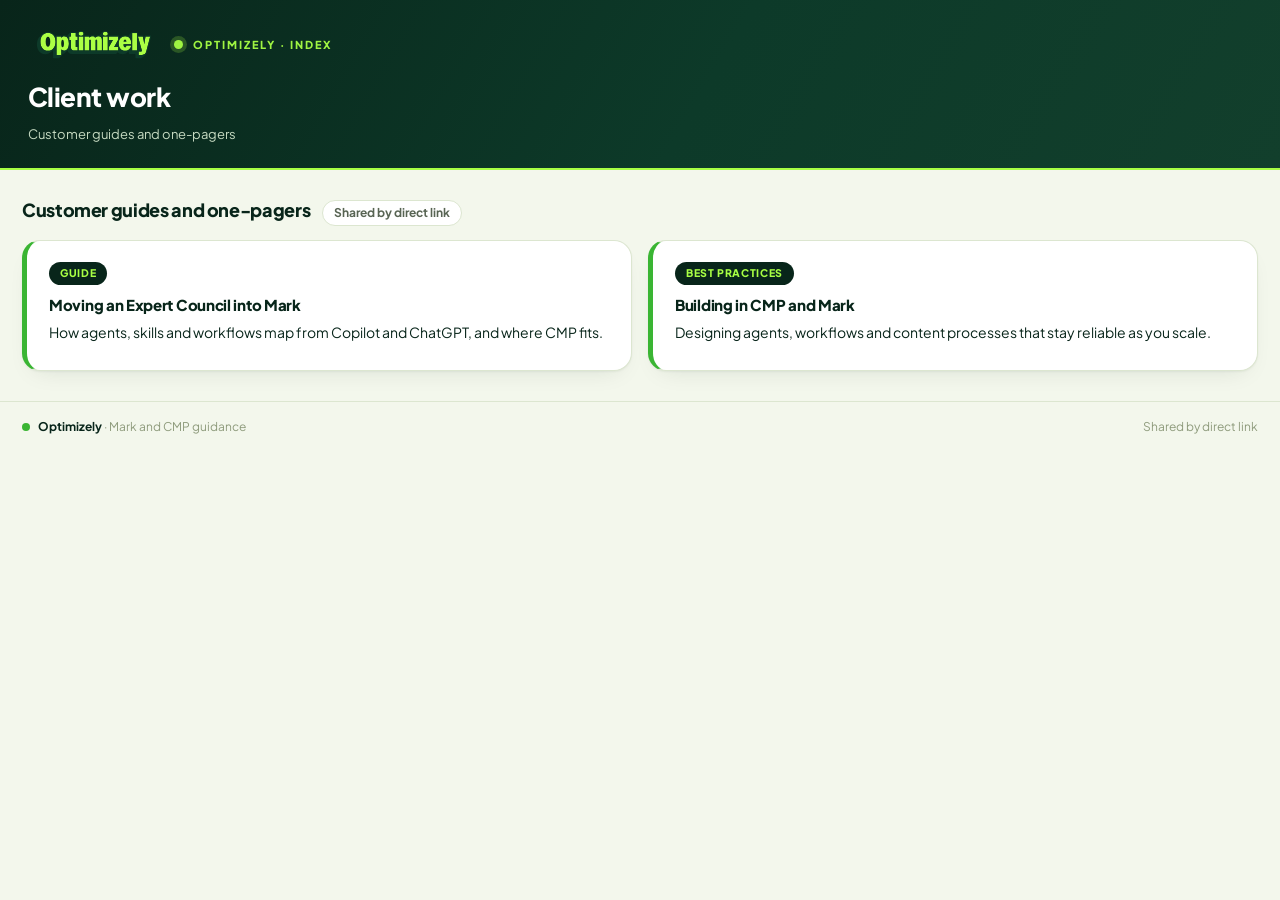
<file: index.html>
<!DOCTYPE html>
<html lang="en">
<head>
<meta charset="UTF-8">
<meta name="viewport" content="width=device-width, initial-scale=1">
<meta name="robots" content="noindex,nofollow">
<title>Client work</title>
<link rel="stylesheet" href="style.css">
</head>
<body>
<div class="topbar"><div class="in">
  <div class="brandrow"><svg viewBox="0 0 740 254" class="logo">
            <defs>
              <style>
                .cls-1 { fill: #abff44; }
                .cls-2 { fill: #0d3a29; }
              </style>
            </defs>
            <path class="cls-1" d="M267.653,62.0583h-27.0992v18.9211h-9.5222v19.6536h9.5222v38.9407c0,14.2815,6.1031,20.1418,20.1417,20.1418h17.5784v-19.6536h-7.5691c-2.0752,0-3.0518-.7324-3.0518-2.8075v-36.6215h10.6208v-19.6536h-10.6208v-18.9211Z"></path>
            <path class="cls-1" d="M396.0726,79.6367c-7.2029,0-14.0386,2.8076-19.7755,8.6665-2.6866-6.2251-7.9354-8.6665-15.6254-8.6665-6.5928,0-12.8179,2.8076-18.3108,8.6665v-7.3237h-25.7566v78.7361h27.0992v-57.8619c.8545-1.2206,2.4413-1.953,4.3943-1.953,2.6854,0,3.9061,1.0985,3.9061,3.906v55.9089h27.1006v-57.8619c.8544-1.2206,2.4412-1.953,4.3943-1.953,2.6853,0,3.906,1.0985,3.906,3.906v55.9089h27.0994v-59.8149c0-13.5503-6.4694-20.2639-18.4316-20.2639Z"></path>
            <path class="cls-1" d="M300.4906,54.7346h-6.2264c-6.2252,0-10.8636,4.8826-10.8636,10.9856,0,5.9812,4.6384,10.9871,10.8636,10.9871h6.2264c6.2253,0,10.8638-5.0059,10.8638-10.9871,0-6.103-4.6384-10.9856-10.8638-10.9856Z"></path>
            <rect class="cls-1" x="283.8888" y="80.9795" width="27.0994" height="78.736"></rect>
            <path class="cls-1" d="M202.7116,79.5146c-6.8357,0-12.3297,3.1737-16.2358,8.7886-.1221-2.6853-.3661-5.1266-.6102-7.3237h-26.4891c.2441,6.1031.3662,12.0842.3662,18.1887v85.3274h27.0994v-29.9067c4.0281,4.1501,9.156,6.3472,15.2593,6.3472,17.3342,0,27.0994-14.7708,27.0994-40.2834,0-25.8787-9.521-41.1379-26.489-41.1379ZM193.7997,141.5267c-4.8826-.1219-7.5681-7.8134-7.5681-20.63,0-12.9399,2.6855-21.4844,7.5681-21.4844,5.0057-.1221,7.8132,8.4224,7.8132,21.4844,0,12.6947-2.8075,20.5081-7.8132,20.63Z"></path>
            <path class="cls-1" d="M112.0121,60.2274c-25.8788,0-42.6028,19.4093-42.6028,50.0486,0,31.1288,16.724,50.7821,42.6028,50.7821,25.7578,0,42.4805-19.6533,42.4805-50.7821,0-30.6393-16.7227-50.0486-42.4805-50.0486ZM111.89,138.2311c-7.6901,0-12.8167-10.7428-12.8167-27.9551,0-16.724,5.1266-27.2214,12.8167-27.2214,7.5691,0,12.8179,10.4974,12.8179,27.2214,0,17.2123-5.2488,27.9551-12.8179,27.9551Z"></path>
            <rect class="cls-1" x="420.1205" y="80.9795" width="27.0994" height="78.736"></rect>
            <path class="cls-1" d="M654.7404,103.5625l-2.8074,21.6064-3.2959-21.2402-4.8826-22.9492h-27.5876l22.2168,78.4919-.7322,3.1736c-.2441,1.3428-1.2207,2.0751-2.4414,2.0751h-14.8928v19.7755h19.2871c13.427,0,20.1418-5.859,23.4375-18.5549l22.0947-84.9612h-26.3669l-4.0293,22.583Z"></path>
            <rect class="cls-1" x="583.9397" y="62.0583" width="27.0994" height="97.6571"></rect>
            <path class="cls-1" d="M544.6327,79.5146c-21.8506,0-36.3774,16.1138-36.3774,40.7717,0,25.1465,14.0386,40.7717,36.2554,40.7717,18.5549,0,31.739-12.3296,33.9363-29.908h-26.8564c-.9766,6.8368-4.1503,10.8649-7.8123,10.8649-5.0045,0-7.812-6.1031-8.3003-16.8461h43.213c3.0516-26.6111-11.109-45.6543-34.0582-45.6543ZM535.4779,110.5201c1.3428-7.568,4.5164-12.0844,8.5444-12.0844s6.9578,4.3943,8.1783,12.0844h-16.7228Z"></path>
            <polygon class="cls-1" points="505.692 99.9006 505.692 80.9795 452.8347 80.9795 452.8347 100.6331 475.9072 100.6331 452.8347 141.6488 452.8347 159.7156 506.1802 159.7156 506.1802 140.062 483.109 140.062 505.692 99.9006"></polygon>
            <path class="cls-1" d="M436.7223,54.7346h-6.2264c-6.2252,0-10.8636,4.8826-10.8636,10.9856,0,5.9812,4.6384,10.9871,10.8636,10.9871h6.2264c6.2253,0,10.8636-5.0059,10.8636-10.9871,0-6.103-4.6383-10.9856-10.8636-10.9856Z"></path>
            <path class="cls-2" d="M685.1366,76.3411h-26.3669c-1.7087,0-2.5632.4883-3.4177,1.3428l-6.1045,6.3472-.8545-4.0281c-.6104-2.4412-2.197-3.6619-4.6384-3.6619h-28.0759v-14.2827c0-2.6853-2.3203-4.7605-4.6395-4.7605h-27.0994c-1.4647,0-2.4413.6104-3.2958,1.4648l-14.7709,14.7698c-.7323.7335-1.3427,1.9541-1.3427,3.2969v3.2957c-5.2488-3.2957-12.2076-5.3708-19.8977-5.3708-11.8413,0-23.9257,3.9061-33.4478,16.7229l-.7324.9764v-11.474c0-2.3192-2.0752-4.6384-4.7605-4.6384h-57.4957c2.6854-3.1748,3.9061-6.4706,3.9061-10.6208,0-8.9106-6.9578-15.6252-15.9905-15.6252h-5.1279c-4.7604,0-8.6665,1.8308-11.9622,5.1279l-15.8695,15.8682c-1.2206,1.2207-2.1971,2.5634-2.9296,4.0293-1.2207-.1221-2.6853-.2441-4.1501-.2441-6.4706,0-13.062,2.0752-18.677,6.5916-3.9072-4.7605-9.0339-6.5916-15.8694-6.5916-5.4929,0-10.865,1.5869-15.5034,5.3708-.2441-2.8074-1.4647-3.906-4.0281-3.906h-30.0302c2.6854-3.1748,3.9073-6.4706,3.9073-10.6208,0-8.9106-6.959-15.6252-15.9917-15.6252h-5.1278c-4.7605,0-8.6666,1.8308-11.9623,5.1279l-10.3766,10.2533v-3.4178c0-2.4412-2.0751-4.6384-4.7606-4.6384h-27.0992c-1.4647,0-2.5634.6104-3.2958,1.4648l-14.7709,14.6477c-.4883.4894-1.3427,1.9541-1.3427,3.2969v5.0046c-5.1267-4.7605-11.1091-7.0798-18.0667-7.0798-4.5165,0-10.0105,1.4648-13.9165,5.3708-.4883-3.1736-1.5869-3.7839-3.662-3.7839h-26.1229c-1.3427,0-2.4412.4883-3.2957,1.3428l-3.0527,3.0515c-7.8121-16.1136-22.583-25.2684-41.0159-25.2684-12.8168,0-24.1699,4.2723-36.01,15.9904l-9.7664,9.7664c-10.8638,10.8636-16.2357,26.1228-16.2357,43.8232,0,33.448,18.5549,55.5427,47.2423,55.5427,12.8167,0,24.1699-4.7605,32.9585-13.5503l10.1324-10.2534v42.3586c0,2.6853,2.0751,4.7605,4.7605,4.7605h26.9773c1.5868,0,2.6854-.6104,3.4191-1.3428l14.6476-14.7709c.9764-.9766,1.4647-2.0751,1.4647-3.2958v-4.3943c6.5928-.8545,11.9635-3.5398,16.3578-8.1794l13.3063-13.3049c1.5867,13.7932,10.4973,20.5078,26.7332,20.5078h243.4097c1.7089,0,2.6853-.6102,3.4177-1.3427l7.4473-7.5692c7.3237,6.959,16.8459,10.3767,27.5874,10.3767,10.865,0,20.7522-4.1501,27.589-10.9869l7.0797-7.2018v12.0854c0,2.5635,2.0751,4.6384,4.6384,4.6384h33.0817v20.0198c0,2.6853,2.0751,4.7605,4.7605,4.7605h17.9445c8.5444,0,15.7476-2.6854,20.2639-7.2018l14.5269-14.5267c3.4177-3.5399,6.2253-8.5458,7.9341-14.8931l22.0947-85.0833c.8545-3.2958-.7324-5.8591-4.6384-5.8591ZM112.0121,161.0581c-25.8788,0-42.6028-19.6533-42.6028-50.7821,0-30.6393,16.724-50.0486,42.6028-50.0486,25.7578,0,42.4805,19.4093,42.4805,50.0486,0,31.1288-16.7227,50.7821-42.4805,50.7821ZM202.1012,160.936c-6.1033,0-11.2312-2.197-15.2593-6.3472v29.9067h-27.0994v-85.3274c0-6.1045-.1221-12.0856-.3662-18.1887h26.4891c.2441,2.1971.4882,4.6384.6102,7.3237,3.9061-5.6149,9.4001-8.7886,16.2358-8.7886,16.968,0,26.489,15.2593,26.489,41.1379,0,25.5127-9.7651,40.2834-27.0994,40.2834ZM278.2738,100.6331h-10.6208v36.6215c0,2.0751.9766,2.8075,3.0518,2.8075h7.5691v19.6536h-17.5784c-14.0386,0-20.1417-5.8604-20.1417-20.1418v-38.9407h-9.5222v-19.6536h9.5222v-18.9211h27.0992v18.9211h10.6208v19.6536ZM310.9882,159.7155h-27.0994v-78.736h27.0994v78.736ZM300.4906,76.7073h-6.2264c-6.2252,0-10.8636-5.0059-10.8636-10.9871,0-6.103,4.6384-10.9856,10.8636-10.9856h6.2264c6.2253,0,10.8638,4.8826,10.8638,10.9856,0,5.9812-4.6384,10.9871-10.8638,10.9871ZM414.5043,159.7156h-27.0994v-55.9089c0-2.8075-1.2207-3.906-3.906-3.906-1.9531,0-3.5399.7324-4.3943,1.953v57.8619h-27.1006v-55.9089c0-2.8075-1.2207-3.906-3.9061-3.906-1.953,0-3.5398.7324-4.3943,1.953v57.8619h-27.0992v-78.7361h25.7566v7.3237c5.4929-5.8589,11.718-8.6665,18.3108-8.6665,7.6899,0,12.9387,2.4414,15.6254,8.6665,5.7369-5.8589,12.5726-8.6665,19.7755-8.6665,11.9623,0,18.4316,6.7136,18.4316,20.2639v59.8149ZM447.2199,159.7155h-27.0994v-78.736h27.0994v78.736ZM436.7223,76.7073h-6.2264c-6.2252,0-10.8636-5.0059-10.8636-10.9871,0-6.103,4.6384-10.9856,10.8636-10.9856h6.2264c6.2253,0,10.8636,4.8826,10.8636,10.9856,0,5.9812-4.6383,10.9871-10.8636,10.9871ZM506.1802,159.7156h-53.3455v-18.0668l23.0725-41.0157h-23.0725v-19.6536h52.8573v18.9211l-22.583,40.1614h23.0712v19.6536ZM578.6909,125.1689h-43.213c.4883,10.7429,3.2958,16.8461,8.3003,16.8461,3.662,0,6.8357-4.0281,7.8123-10.8649h26.8564c-2.1973,17.5784-15.3813,29.908-33.9363,29.908-22.2168,0-36.2554-15.6252-36.2554-40.7717,0-24.658,14.5269-40.7717,36.3774-40.7717,22.9492,0,37.1099,19.0432,34.0582,45.6543ZM611.0391,159.7155h-27.0994V62.0583h27.0994v97.6571ZM663.0419,165.9407c-3.2957,12.6959-10.0105,18.5549-23.4375,18.5549h-19.2871v-19.7755h14.8928c1.2207,0,2.1973-.7323,2.4414-2.0751l.7322-3.1736-22.2168-78.4919h27.5876l4.8826,22.9492,3.2959,21.2402,2.8074-21.6064,4.0293-22.583h26.3669l-22.0947,84.9612Z"></path>
          </svg><div class="brand"><span class="dot"></span> Optimizely &middot; Index</div></div>
  <h1>Client work</h1>
  <div class="sub">Customer guides and one-pagers</div>
</div></div>
<div class="wrap">
<div class="sec-head"><h2>Customer guides and one-pagers</h2><span class="pill">Shared by direct link</span></div>
<div class="cols">
  <a class="page-link" href="securitas/"><div class="card"><span class="badge">Guide</span>
    <h3>Moving an Expert Council into Mark</h3><p>How agents, skills and workflows map from Copilot and ChatGPT, and where CMP fits.</p></div></a>
  <a class="page-link" href="best-practices/"><div class="card"><span class="badge">Best practices</span>
    <h3>Building in CMP and Mark</h3><p>Designing agents, workflows and content processes that stay reliable as you scale.</p></div></a>
</div>
</div>
<footer><div><span class="fdot"></span><b>Optimizely</b> &middot; Mark and CMP guidance</div><div><span>Shared by direct link</span></div></footer>
</body>
</html>
</file>
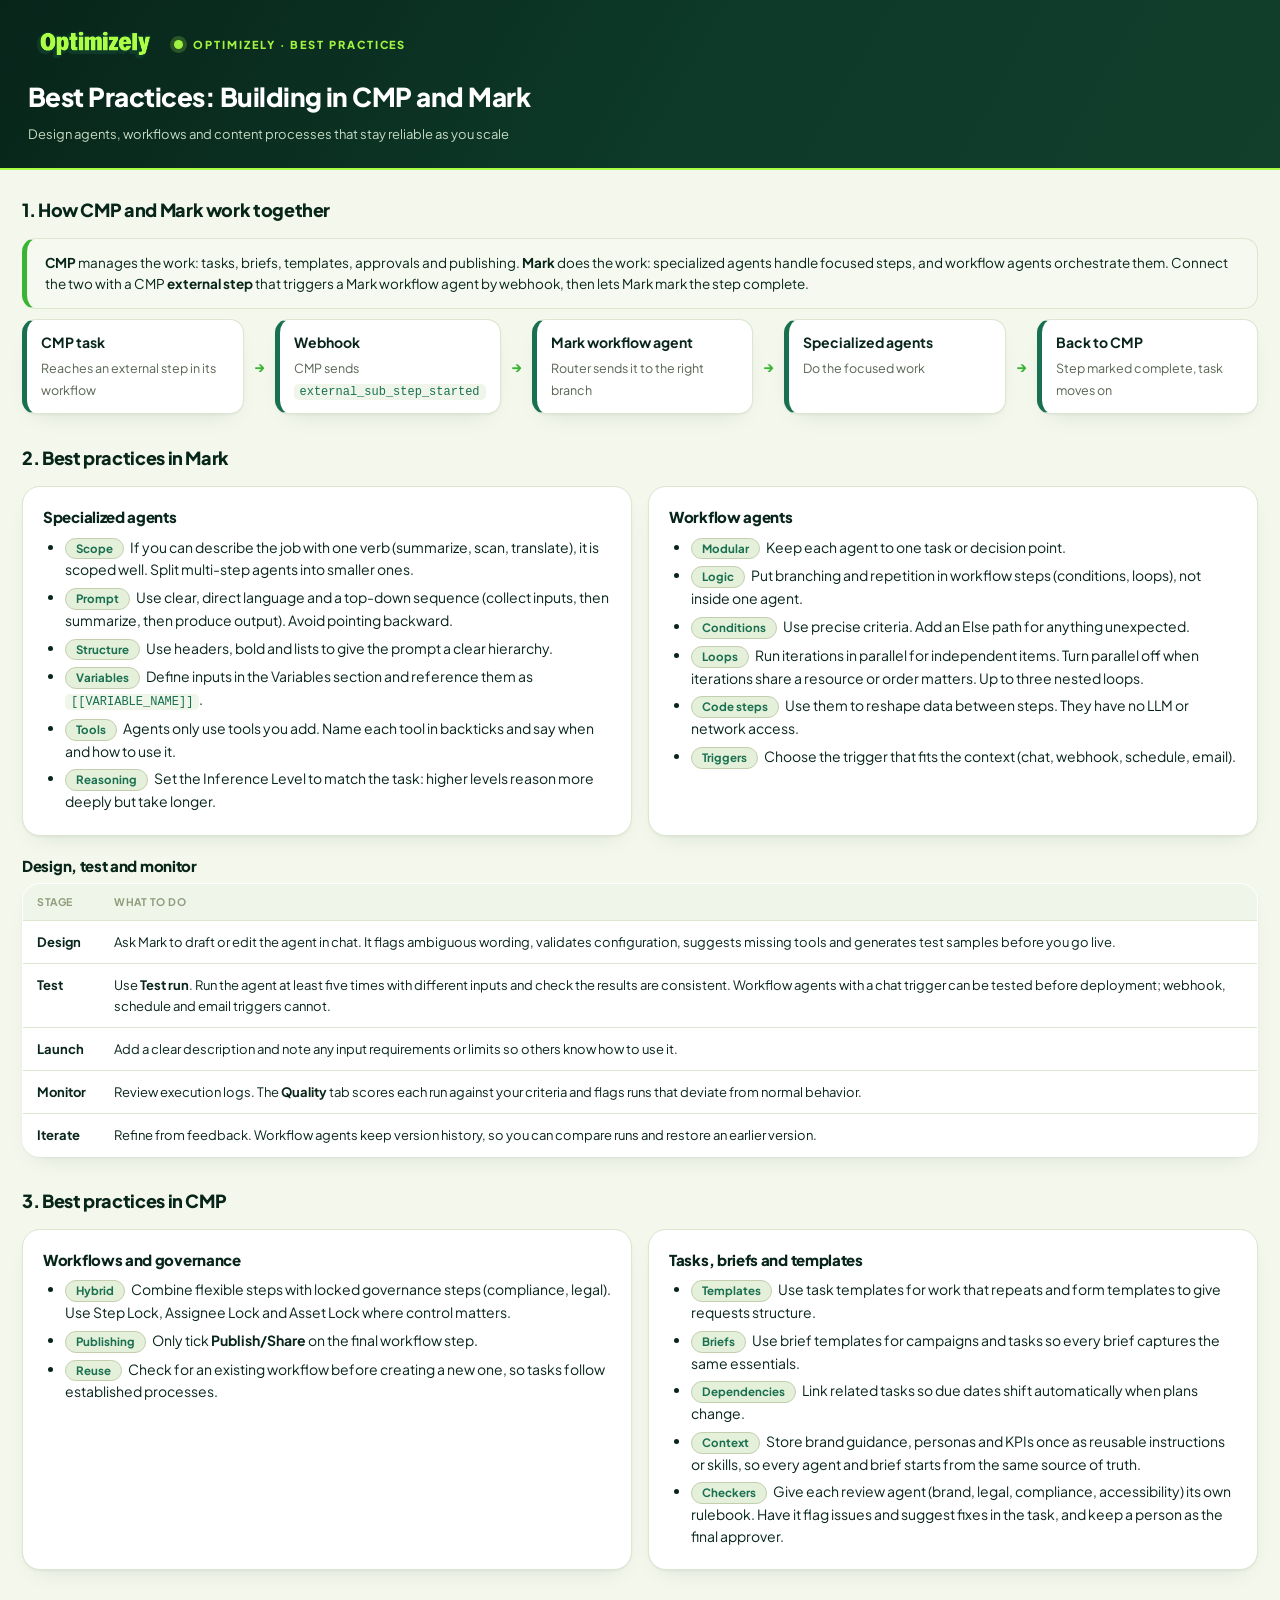
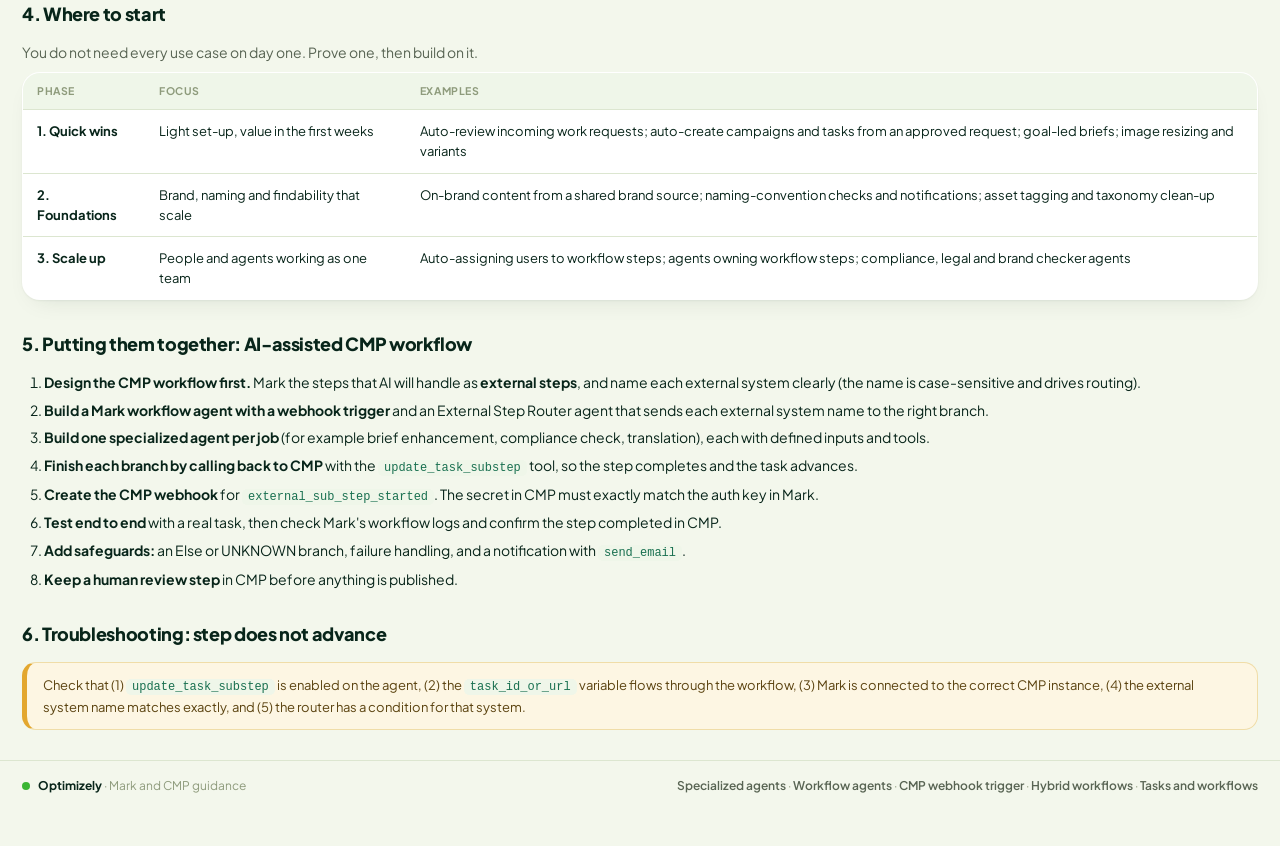
<file: best-practices/index.html>
<!DOCTYPE html>
<html lang="en">
<head>
<meta charset="UTF-8">
<meta name="viewport" content="width=device-width, initial-scale=1">
<meta name="robots" content="noindex,nofollow">
<title>Best Practices: Building in CMP and Optimizely Mark</title>
<link rel="stylesheet" href="../style.css">
</head>
<body>
<div class="topbar"><div class="in">
  <div class="brandrow"><svg viewBox="0 0 740 254" class="logo">
            <defs>
              <style>
                .cls-1 { fill: #abff44; }
                .cls-2 { fill: #0d3a29; }
              </style>
            </defs>
            <path class="cls-1" d="M267.653,62.0583h-27.0992v18.9211h-9.5222v19.6536h9.5222v38.9407c0,14.2815,6.1031,20.1418,20.1417,20.1418h17.5784v-19.6536h-7.5691c-2.0752,0-3.0518-.7324-3.0518-2.8075v-36.6215h10.6208v-19.6536h-10.6208v-18.9211Z"></path>
            <path class="cls-1" d="M396.0726,79.6367c-7.2029,0-14.0386,2.8076-19.7755,8.6665-2.6866-6.2251-7.9354-8.6665-15.6254-8.6665-6.5928,0-12.8179,2.8076-18.3108,8.6665v-7.3237h-25.7566v78.7361h27.0992v-57.8619c.8545-1.2206,2.4413-1.953,4.3943-1.953,2.6854,0,3.9061,1.0985,3.9061,3.906v55.9089h27.1006v-57.8619c.8544-1.2206,2.4412-1.953,4.3943-1.953,2.6853,0,3.906,1.0985,3.906,3.906v55.9089h27.0994v-59.8149c0-13.5503-6.4694-20.2639-18.4316-20.2639Z"></path>
            <path class="cls-1" d="M300.4906,54.7346h-6.2264c-6.2252,0-10.8636,4.8826-10.8636,10.9856,0,5.9812,4.6384,10.9871,10.8636,10.9871h6.2264c6.2253,0,10.8638-5.0059,10.8638-10.9871,0-6.103-4.6384-10.9856-10.8638-10.9856Z"></path>
            <rect class="cls-1" x="283.8888" y="80.9795" width="27.0994" height="78.736"></rect>
            <path class="cls-1" d="M202.7116,79.5146c-6.8357,0-12.3297,3.1737-16.2358,8.7886-.1221-2.6853-.3661-5.1266-.6102-7.3237h-26.4891c.2441,6.1031.3662,12.0842.3662,18.1887v85.3274h27.0994v-29.9067c4.0281,4.1501,9.156,6.3472,15.2593,6.3472,17.3342,0,27.0994-14.7708,27.0994-40.2834,0-25.8787-9.521-41.1379-26.489-41.1379ZM193.7997,141.5267c-4.8826-.1219-7.5681-7.8134-7.5681-20.63,0-12.9399,2.6855-21.4844,7.5681-21.4844,5.0057-.1221,7.8132,8.4224,7.8132,21.4844,0,12.6947-2.8075,20.5081-7.8132,20.63Z"></path>
            <path class="cls-1" d="M112.0121,60.2274c-25.8788,0-42.6028,19.4093-42.6028,50.0486,0,31.1288,16.724,50.7821,42.6028,50.7821,25.7578,0,42.4805-19.6533,42.4805-50.7821,0-30.6393-16.7227-50.0486-42.4805-50.0486ZM111.89,138.2311c-7.6901,0-12.8167-10.7428-12.8167-27.9551,0-16.724,5.1266-27.2214,12.8167-27.2214,7.5691,0,12.8179,10.4974,12.8179,27.2214,0,17.2123-5.2488,27.9551-12.8179,27.9551Z"></path>
            <rect class="cls-1" x="420.1205" y="80.9795" width="27.0994" height="78.736"></rect>
            <path class="cls-1" d="M654.7404,103.5625l-2.8074,21.6064-3.2959-21.2402-4.8826-22.9492h-27.5876l22.2168,78.4919-.7322,3.1736c-.2441,1.3428-1.2207,2.0751-2.4414,2.0751h-14.8928v19.7755h19.2871c13.427,0,20.1418-5.859,23.4375-18.5549l22.0947-84.9612h-26.3669l-4.0293,22.583Z"></path>
            <rect class="cls-1" x="583.9397" y="62.0583" width="27.0994" height="97.6571"></rect>
            <path class="cls-1" d="M544.6327,79.5146c-21.8506,0-36.3774,16.1138-36.3774,40.7717,0,25.1465,14.0386,40.7717,36.2554,40.7717,18.5549,0,31.739-12.3296,33.9363-29.908h-26.8564c-.9766,6.8368-4.1503,10.8649-7.8123,10.8649-5.0045,0-7.812-6.1031-8.3003-16.8461h43.213c3.0516-26.6111-11.109-45.6543-34.0582-45.6543ZM535.4779,110.5201c1.3428-7.568,4.5164-12.0844,8.5444-12.0844s6.9578,4.3943,8.1783,12.0844h-16.7228Z"></path>
            <polygon class="cls-1" points="505.692 99.9006 505.692 80.9795 452.8347 80.9795 452.8347 100.6331 475.9072 100.6331 452.8347 141.6488 452.8347 159.7156 506.1802 159.7156 506.1802 140.062 483.109 140.062 505.692 99.9006"></polygon>
            <path class="cls-1" d="M436.7223,54.7346h-6.2264c-6.2252,0-10.8636,4.8826-10.8636,10.9856,0,5.9812,4.6384,10.9871,10.8636,10.9871h6.2264c6.2253,0,10.8636-5.0059,10.8636-10.9871,0-6.103-4.6383-10.9856-10.8636-10.9856Z"></path>
            <path class="cls-2" d="M685.1366,76.3411h-26.3669c-1.7087,0-2.5632.4883-3.4177,1.3428l-6.1045,6.3472-.8545-4.0281c-.6104-2.4412-2.197-3.6619-4.6384-3.6619h-28.0759v-14.2827c0-2.6853-2.3203-4.7605-4.6395-4.7605h-27.0994c-1.4647,0-2.4413.6104-3.2958,1.4648l-14.7709,14.7698c-.7323.7335-1.3427,1.9541-1.3427,3.2969v3.2957c-5.2488-3.2957-12.2076-5.3708-19.8977-5.3708-11.8413,0-23.9257,3.9061-33.4478,16.7229l-.7324.9764v-11.474c0-2.3192-2.0752-4.6384-4.7605-4.6384h-57.4957c2.6854-3.1748,3.9061-6.4706,3.9061-10.6208,0-8.9106-6.9578-15.6252-15.9905-15.6252h-5.1279c-4.7604,0-8.6665,1.8308-11.9622,5.1279l-15.8695,15.8682c-1.2206,1.2207-2.1971,2.5634-2.9296,4.0293-1.2207-.1221-2.6853-.2441-4.1501-.2441-6.4706,0-13.062,2.0752-18.677,6.5916-3.9072-4.7605-9.0339-6.5916-15.8694-6.5916-5.4929,0-10.865,1.5869-15.5034,5.3708-.2441-2.8074-1.4647-3.906-4.0281-3.906h-30.0302c2.6854-3.1748,3.9073-6.4706,3.9073-10.6208,0-8.9106-6.959-15.6252-15.9917-15.6252h-5.1278c-4.7605,0-8.6666,1.8308-11.9623,5.1279l-10.3766,10.2533v-3.4178c0-2.4412-2.0751-4.6384-4.7606-4.6384h-27.0992c-1.4647,0-2.5634.6104-3.2958,1.4648l-14.7709,14.6477c-.4883.4894-1.3427,1.9541-1.3427,3.2969v5.0046c-5.1267-4.7605-11.1091-7.0798-18.0667-7.0798-4.5165,0-10.0105,1.4648-13.9165,5.3708-.4883-3.1736-1.5869-3.7839-3.662-3.7839h-26.1229c-1.3427,0-2.4412.4883-3.2957,1.3428l-3.0527,3.0515c-7.8121-16.1136-22.583-25.2684-41.0159-25.2684-12.8168,0-24.1699,4.2723-36.01,15.9904l-9.7664,9.7664c-10.8638,10.8636-16.2357,26.1228-16.2357,43.8232,0,33.448,18.5549,55.5427,47.2423,55.5427,12.8167,0,24.1699-4.7605,32.9585-13.5503l10.1324-10.2534v42.3586c0,2.6853,2.0751,4.7605,4.7605,4.7605h26.9773c1.5868,0,2.6854-.6104,3.4191-1.3428l14.6476-14.7709c.9764-.9766,1.4647-2.0751,1.4647-3.2958v-4.3943c6.5928-.8545,11.9635-3.5398,16.3578-8.1794l13.3063-13.3049c1.5867,13.7932,10.4973,20.5078,26.7332,20.5078h243.4097c1.7089,0,2.6853-.6102,3.4177-1.3427l7.4473-7.5692c7.3237,6.959,16.8459,10.3767,27.5874,10.3767,10.865,0,20.7522-4.1501,27.589-10.9869l7.0797-7.2018v12.0854c0,2.5635,2.0751,4.6384,4.6384,4.6384h33.0817v20.0198c0,2.6853,2.0751,4.7605,4.7605,4.7605h17.9445c8.5444,0,15.7476-2.6854,20.2639-7.2018l14.5269-14.5267c3.4177-3.5399,6.2253-8.5458,7.9341-14.8931l22.0947-85.0833c.8545-3.2958-.7324-5.8591-4.6384-5.8591ZM112.0121,161.0581c-25.8788,0-42.6028-19.6533-42.6028-50.7821,0-30.6393,16.724-50.0486,42.6028-50.0486,25.7578,0,42.4805,19.4093,42.4805,50.0486,0,31.1288-16.7227,50.7821-42.4805,50.7821ZM202.1012,160.936c-6.1033,0-11.2312-2.197-15.2593-6.3472v29.9067h-27.0994v-85.3274c0-6.1045-.1221-12.0856-.3662-18.1887h26.4891c.2441,2.1971.4882,4.6384.6102,7.3237,3.9061-5.6149,9.4001-8.7886,16.2358-8.7886,16.968,0,26.489,15.2593,26.489,41.1379,0,25.5127-9.7651,40.2834-27.0994,40.2834ZM278.2738,100.6331h-10.6208v36.6215c0,2.0751.9766,2.8075,3.0518,2.8075h7.5691v19.6536h-17.5784c-14.0386,0-20.1417-5.8604-20.1417-20.1418v-38.9407h-9.5222v-19.6536h9.5222v-18.9211h27.0992v18.9211h10.6208v19.6536ZM310.9882,159.7155h-27.0994v-78.736h27.0994v78.736ZM300.4906,76.7073h-6.2264c-6.2252,0-10.8636-5.0059-10.8636-10.9871,0-6.103,4.6384-10.9856,10.8636-10.9856h6.2264c6.2253,0,10.8638,4.8826,10.8638,10.9856,0,5.9812-4.6384,10.9871-10.8638,10.9871ZM414.5043,159.7156h-27.0994v-55.9089c0-2.8075-1.2207-3.906-3.906-3.906-1.9531,0-3.5399.7324-4.3943,1.953v57.8619h-27.1006v-55.9089c0-2.8075-1.2207-3.906-3.9061-3.906-1.953,0-3.5398.7324-4.3943,1.953v57.8619h-27.0992v-78.7361h25.7566v7.3237c5.4929-5.8589,11.718-8.6665,18.3108-8.6665,7.6899,0,12.9387,2.4414,15.6254,8.6665,5.7369-5.8589,12.5726-8.6665,19.7755-8.6665,11.9623,0,18.4316,6.7136,18.4316,20.2639v59.8149ZM447.2199,159.7155h-27.0994v-78.736h27.0994v78.736ZM436.7223,76.7073h-6.2264c-6.2252,0-10.8636-5.0059-10.8636-10.9871,0-6.103,4.6384-10.9856,10.8636-10.9856h6.2264c6.2253,0,10.8636,4.8826,10.8636,10.9856,0,5.9812-4.6383,10.9871-10.8636,10.9871ZM506.1802,159.7156h-53.3455v-18.0668l23.0725-41.0157h-23.0725v-19.6536h52.8573v18.9211l-22.583,40.1614h23.0712v19.6536ZM578.6909,125.1689h-43.213c.4883,10.7429,3.2958,16.8461,8.3003,16.8461,3.662,0,6.8357-4.0281,7.8123-10.8649h26.8564c-2.1973,17.5784-15.3813,29.908-33.9363,29.908-22.2168,0-36.2554-15.6252-36.2554-40.7717,0-24.658,14.5269-40.7717,36.3774-40.7717,22.9492,0,37.1099,19.0432,34.0582,45.6543ZM611.0391,159.7155h-27.0994V62.0583h27.0994v97.6571ZM663.0419,165.9407c-3.2957,12.6959-10.0105,18.5549-23.4375,18.5549h-19.2871v-19.7755h14.8928c1.2207,0,2.1973-.7323,2.4414-2.0751l.7322-3.1736-22.2168-78.4919h27.5876l4.8826,22.9492,3.2959,21.2402,2.8074-21.6064,4.0293-22.583h26.3669l-22.0947,84.9612Z"></path>
          </svg><div class="brand"><span class="dot"></span> Optimizely &middot; Best practices</div></div>
  <h1>Best Practices: Building in CMP and Mark</h1>
  <div class="sub">Design agents, workflows and content processes that stay reliable as you scale</div>
</div></div>
<div class="wrap">


    <div class="sec-head"><h2>1. How CMP and Mark work together</h2></div>
    <div class="summary">
      <b>CMP</b> manages the work: tasks, briefs, templates, approvals and publishing.
      <b>Mark</b> does the work: specialized agents handle focused steps, and workflow agents orchestrate them.
      Connect the two with a CMP <b>external step</b> that triggers a Mark workflow agent by webhook, then lets Mark mark the step complete.
    </div>
    <div class="flow">
      <div class="step"><b>CMP task</b><span>Reaches an external step in its workflow</span></div>
      <div class="arrow">&rarr;</div>
      <div class="step"><b>Webhook</b><span>CMP sends <code>external_sub_step_started</code></span></div>
      <div class="arrow">&rarr;</div>
      <div class="step"><b>Mark workflow agent</b><span>Router sends it to the right branch</span></div>
      <div class="arrow">&rarr;</div>
      <div class="step"><b>Specialized agents</b><span>Do the focused work</span></div>
      <div class="arrow">&rarr;</div>
      <div class="step"><b>Back to CMP</b><span>Step marked complete, task moves on</span></div>
    </div>

    <div class="sec-head"><h2>2. Best practices in Mark</h2></div>
    <div class="cols">
      <div>
        <h3>Specialized agents</h3>
        <ul>
          <li><span class="tag">Scope</span>If you can describe the job with one verb (summarize, scan, translate), it is scoped well. Split multi-step agents into smaller ones.</li>
          <li><span class="tag">Prompt</span>Use clear, direct language and a top-down sequence (collect inputs, then summarize, then produce output). Avoid pointing backward.</li>
          <li><span class="tag">Structure</span>Use headers, bold and lists to give the prompt a clear hierarchy.</li>
          <li><span class="tag">Variables</span>Define inputs in the Variables section and reference them as <code>[[VARIABLE_NAME]]</code>.</li>
          <li><span class="tag">Tools</span>Agents only use tools you add. Name each tool in backticks and say when and how to use it.</li>
          <li><span class="tag">Reasoning</span>Set the Inference Level to match the task: higher levels reason more deeply but take longer.</li>
        </ul>
      </div>
      <div>
        <h3>Workflow agents</h3>
        <ul>
          <li><span class="tag">Modular</span>Keep each agent to one task or decision point.</li>
          <li><span class="tag">Logic</span>Put branching and repetition in workflow steps (conditions, loops), not inside one agent.</li>
          <li><span class="tag">Conditions</span>Use precise criteria. Add an Else path for anything unexpected.</li>
          <li><span class="tag">Loops</span>Run iterations in parallel for independent items. Turn parallel off when iterations share a resource or order matters. Up to three nested loops.</li>
          <li><span class="tag">Code steps</span>Use them to reshape data between steps. They have no LLM or network access.</li>
          <li><span class="tag">Triggers</span>Choose the trigger that fits the context (chat, webhook, schedule, email).</li>
        </ul>
      </div>
    </div>

    <h3 style="margin-top:18px">Design, test and monitor</h3>
    <table>
      <tr><th>Stage</th><th>What to do</th></tr>
      <tr><td><b>Design</b></td><td>Ask Mark to draft or edit the agent in chat. It flags ambiguous wording, validates configuration, suggests missing tools and generates test samples before you go live.</td></tr>
      <tr><td><b>Test</b></td><td>Use <b>Test run</b>. Run the agent at least five times with different inputs and check the results are consistent. Workflow agents with a chat trigger can be tested before deployment; webhook, schedule and email triggers cannot.</td></tr>
      <tr><td><b>Launch</b></td><td>Add a clear description and note any input requirements or limits so others know how to use it.</td></tr>
      <tr><td><b>Monitor</b></td><td>Review execution logs. The <b>Quality</b> tab scores each run against your criteria and flags runs that deviate from normal behavior.</td></tr>
      <tr><td><b>Iterate</b></td><td>Refine from feedback. Workflow agents keep version history, so you can compare runs and restore an earlier version.</td></tr>
    </table>

    <div class="sec-head"><h2>3. Best practices in CMP</h2></div>
    <div class="cols">
      <div>
        <h3>Workflows and governance</h3>
        <ul>
          <li><span class="tag">Hybrid</span>Combine flexible steps with locked governance steps (compliance, legal). Use Step Lock, Assignee Lock and Asset Lock where control matters.</li>
          <li><span class="tag">Publishing</span>Only tick <b>Publish/Share</b> on the final workflow step.</li>
          <li><span class="tag">Reuse</span>Check for an existing workflow before creating a new one, so tasks follow established processes.</li>
        </ul>
      </div>
      <div>
        <h3>Tasks, briefs and templates</h3>
        <ul>
          <li><span class="tag">Templates</span>Use task templates for work that repeats and form templates to give requests structure.</li>
          <li><span class="tag">Briefs</span>Use brief templates for campaigns and tasks so every brief captures the same essentials.</li>
          <li><span class="tag">Dependencies</span>Link related tasks so due dates shift automatically when plans change.</li>
          <li><span class="tag">Context</span>Store brand guidance, personas and KPIs once as reusable instructions or skills, so every agent and brief starts from the same source of truth.</li>
          <li><span class="tag">Checkers</span>Give each review agent (brand, legal, compliance, accessibility) its own rulebook. Have it flag issues and suggest fixes in the task, and keep a person as the final approver.</li>
        </ul>
      </div>
    </div>

    <div class="sec-head"><h2>4. Where to start</h2></div>
    <p style="margin:0 0 8px;color:var(--muted)">You do not need every use case on day one. Prove one, then build on it.</p>
    <table>
      <tr><th>Phase</th><th>Focus</th><th>Examples</th></tr>
      <tr><td><b>1. Quick wins</b></td><td>Light set-up, value in the first weeks</td><td>Auto-review incoming work requests; auto-create campaigns and tasks from an approved request; goal-led briefs; image resizing and variants</td></tr>
      <tr><td><b>2. Foundations</b></td><td>Brand, naming and findability that scale</td><td>On-brand content from a shared brand source; naming-convention checks and notifications; asset tagging and taxonomy clean-up</td></tr>
      <tr><td><b>3. Scale up</b></td><td>People and agents working as one team</td><td>Auto-assigning users to workflow steps; agents owning workflow steps; compliance, legal and brand checker agents</td></tr>
    </table>

    <div class="sec-head"><h2>5. Putting them together: AI-assisted CMP workflow</h2></div>
    <ol>
      <li><b>Design the CMP workflow first.</b> Mark the steps that AI will handle as <b>external steps</b>, and name each external system clearly (the name is case-sensitive and drives routing).</li>
      <li><b>Build a Mark workflow agent with a webhook trigger</b> and an External Step Router agent that sends each external system name to the right branch.</li>
      <li><b>Build one specialized agent per job</b> (for example brief enhancement, compliance check, translation), each with defined inputs and tools.</li>
      <li><b>Finish each branch by calling back to CMP</b> with the <code>update_task_substep</code> tool, so the step completes and the task advances.</li>
      <li><b>Create the CMP webhook</b> for <code>external_sub_step_started</code>. The secret in CMP must exactly match the auth key in Mark.</li>
      <li><b>Test end to end</b> with a real task, then check Mark's workflow logs and confirm the step completed in CMP.</li>
      <li><b>Add safeguards:</b> an Else or UNKNOWN branch, failure handling, and a notification with <code>send_email</code>.</li>
      <li><b>Keep a human review step</b> in CMP before anything is published.</li>
    </ol>

    <div class="sec-head"><h2>6. Troubleshooting: step does not advance</h2></div>
    <div class="note">
      Check that (1) <code>update_task_substep</code> is enabled on the agent, (2) the <code>task_id_or_url</code> variable flows through the workflow, (3) Mark is connected to the correct CMP instance, (4) the external system name matches exactly, and (5) the router has a condition for that system.
    </div>

  
</div>
<footer><div><span class="fdot"></span><b>Optimizely</b> &middot; Mark and CMP guidance</div><div><a href="https://docs.optimizely.com/agent-platform/docs/specialized-agents-fundamentals-and-best-practices">Specialized agents</a> &middot; <a href="https://docs.optimizely.com/agent-platform/docs/workflow-agents-overview">Workflow agents</a> &middot; <a href="https://docs.optimizely.com/agent-platform/docs/how-to-trigger-workflow-agents-with-content-marketing-platform-webhooks">CMP webhook trigger</a> &middot; <a href="https://docs.optimizely.com/content-marketing-platform/docs/hybrid-workflows">Hybrid workflows</a> &middot; <a href="https://docs.optimizely.com/content-marketing-platform/docs/tasks-and-workflows">Tasks and workflows</a></div></footer>
</body>
</html>
</file>
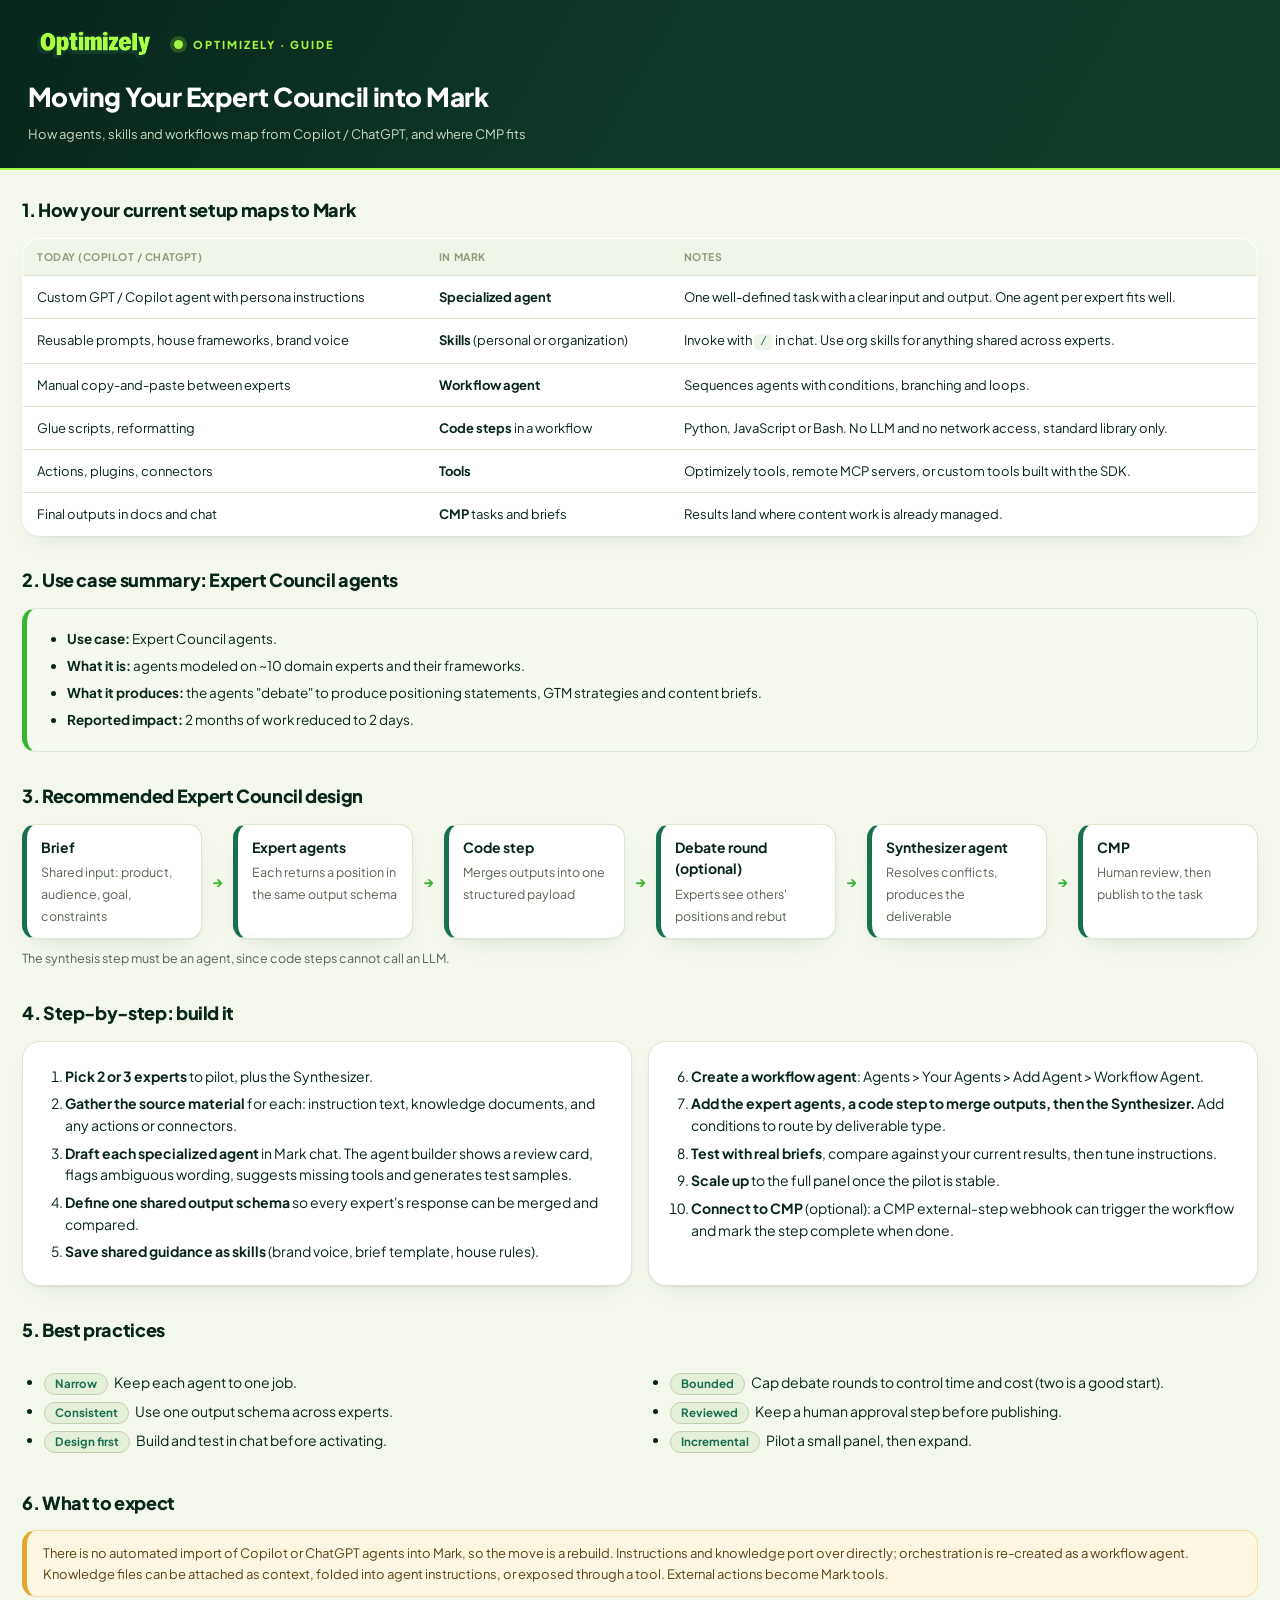
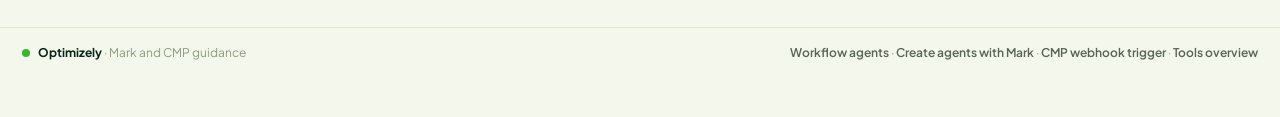
<file: securitas/index.html>
<!DOCTYPE html>
<html lang="en">
<head>
<meta charset="UTF-8">
<meta name="viewport" content="width=device-width, initial-scale=1">
<meta name="robots" content="noindex,nofollow">
<title>Moving Your Expert Council into Optimizely Mark</title>
<link rel="stylesheet" href="../style.css">
</head>
<body>
<div class="topbar"><div class="in">
  <div class="brandrow"><svg viewBox="0 0 740 254" class="logo">
            <defs>
              <style>
                .cls-1 { fill: #abff44; }
                .cls-2 { fill: #0d3a29; }
              </style>
            </defs>
            <path class="cls-1" d="M267.653,62.0583h-27.0992v18.9211h-9.5222v19.6536h9.5222v38.9407c0,14.2815,6.1031,20.1418,20.1417,20.1418h17.5784v-19.6536h-7.5691c-2.0752,0-3.0518-.7324-3.0518-2.8075v-36.6215h10.6208v-19.6536h-10.6208v-18.9211Z"></path>
            <path class="cls-1" d="M396.0726,79.6367c-7.2029,0-14.0386,2.8076-19.7755,8.6665-2.6866-6.2251-7.9354-8.6665-15.6254-8.6665-6.5928,0-12.8179,2.8076-18.3108,8.6665v-7.3237h-25.7566v78.7361h27.0992v-57.8619c.8545-1.2206,2.4413-1.953,4.3943-1.953,2.6854,0,3.9061,1.0985,3.9061,3.906v55.9089h27.1006v-57.8619c.8544-1.2206,2.4412-1.953,4.3943-1.953,2.6853,0,3.906,1.0985,3.906,3.906v55.9089h27.0994v-59.8149c0-13.5503-6.4694-20.2639-18.4316-20.2639Z"></path>
            <path class="cls-1" d="M300.4906,54.7346h-6.2264c-6.2252,0-10.8636,4.8826-10.8636,10.9856,0,5.9812,4.6384,10.9871,10.8636,10.9871h6.2264c6.2253,0,10.8638-5.0059,10.8638-10.9871,0-6.103-4.6384-10.9856-10.8638-10.9856Z"></path>
            <rect class="cls-1" x="283.8888" y="80.9795" width="27.0994" height="78.736"></rect>
            <path class="cls-1" d="M202.7116,79.5146c-6.8357,0-12.3297,3.1737-16.2358,8.7886-.1221-2.6853-.3661-5.1266-.6102-7.3237h-26.4891c.2441,6.1031.3662,12.0842.3662,18.1887v85.3274h27.0994v-29.9067c4.0281,4.1501,9.156,6.3472,15.2593,6.3472,17.3342,0,27.0994-14.7708,27.0994-40.2834,0-25.8787-9.521-41.1379-26.489-41.1379ZM193.7997,141.5267c-4.8826-.1219-7.5681-7.8134-7.5681-20.63,0-12.9399,2.6855-21.4844,7.5681-21.4844,5.0057-.1221,7.8132,8.4224,7.8132,21.4844,0,12.6947-2.8075,20.5081-7.8132,20.63Z"></path>
            <path class="cls-1" d="M112.0121,60.2274c-25.8788,0-42.6028,19.4093-42.6028,50.0486,0,31.1288,16.724,50.7821,42.6028,50.7821,25.7578,0,42.4805-19.6533,42.4805-50.7821,0-30.6393-16.7227-50.0486-42.4805-50.0486ZM111.89,138.2311c-7.6901,0-12.8167-10.7428-12.8167-27.9551,0-16.724,5.1266-27.2214,12.8167-27.2214,7.5691,0,12.8179,10.4974,12.8179,27.2214,0,17.2123-5.2488,27.9551-12.8179,27.9551Z"></path>
            <rect class="cls-1" x="420.1205" y="80.9795" width="27.0994" height="78.736"></rect>
            <path class="cls-1" d="M654.7404,103.5625l-2.8074,21.6064-3.2959-21.2402-4.8826-22.9492h-27.5876l22.2168,78.4919-.7322,3.1736c-.2441,1.3428-1.2207,2.0751-2.4414,2.0751h-14.8928v19.7755h19.2871c13.427,0,20.1418-5.859,23.4375-18.5549l22.0947-84.9612h-26.3669l-4.0293,22.583Z"></path>
            <rect class="cls-1" x="583.9397" y="62.0583" width="27.0994" height="97.6571"></rect>
            <path class="cls-1" d="M544.6327,79.5146c-21.8506,0-36.3774,16.1138-36.3774,40.7717,0,25.1465,14.0386,40.7717,36.2554,40.7717,18.5549,0,31.739-12.3296,33.9363-29.908h-26.8564c-.9766,6.8368-4.1503,10.8649-7.8123,10.8649-5.0045,0-7.812-6.1031-8.3003-16.8461h43.213c3.0516-26.6111-11.109-45.6543-34.0582-45.6543ZM535.4779,110.5201c1.3428-7.568,4.5164-12.0844,8.5444-12.0844s6.9578,4.3943,8.1783,12.0844h-16.7228Z"></path>
            <polygon class="cls-1" points="505.692 99.9006 505.692 80.9795 452.8347 80.9795 452.8347 100.6331 475.9072 100.6331 452.8347 141.6488 452.8347 159.7156 506.1802 159.7156 506.1802 140.062 483.109 140.062 505.692 99.9006"></polygon>
            <path class="cls-1" d="M436.7223,54.7346h-6.2264c-6.2252,0-10.8636,4.8826-10.8636,10.9856,0,5.9812,4.6384,10.9871,10.8636,10.9871h6.2264c6.2253,0,10.8636-5.0059,10.8636-10.9871,0-6.103-4.6383-10.9856-10.8636-10.9856Z"></path>
            <path class="cls-2" d="M685.1366,76.3411h-26.3669c-1.7087,0-2.5632.4883-3.4177,1.3428l-6.1045,6.3472-.8545-4.0281c-.6104-2.4412-2.197-3.6619-4.6384-3.6619h-28.0759v-14.2827c0-2.6853-2.3203-4.7605-4.6395-4.7605h-27.0994c-1.4647,0-2.4413.6104-3.2958,1.4648l-14.7709,14.7698c-.7323.7335-1.3427,1.9541-1.3427,3.2969v3.2957c-5.2488-3.2957-12.2076-5.3708-19.8977-5.3708-11.8413,0-23.9257,3.9061-33.4478,16.7229l-.7324.9764v-11.474c0-2.3192-2.0752-4.6384-4.7605-4.6384h-57.4957c2.6854-3.1748,3.9061-6.4706,3.9061-10.6208,0-8.9106-6.9578-15.6252-15.9905-15.6252h-5.1279c-4.7604,0-8.6665,1.8308-11.9622,5.1279l-15.8695,15.8682c-1.2206,1.2207-2.1971,2.5634-2.9296,4.0293-1.2207-.1221-2.6853-.2441-4.1501-.2441-6.4706,0-13.062,2.0752-18.677,6.5916-3.9072-4.7605-9.0339-6.5916-15.8694-6.5916-5.4929,0-10.865,1.5869-15.5034,5.3708-.2441-2.8074-1.4647-3.906-4.0281-3.906h-30.0302c2.6854-3.1748,3.9073-6.4706,3.9073-10.6208,0-8.9106-6.959-15.6252-15.9917-15.6252h-5.1278c-4.7605,0-8.6666,1.8308-11.9623,5.1279l-10.3766,10.2533v-3.4178c0-2.4412-2.0751-4.6384-4.7606-4.6384h-27.0992c-1.4647,0-2.5634.6104-3.2958,1.4648l-14.7709,14.6477c-.4883.4894-1.3427,1.9541-1.3427,3.2969v5.0046c-5.1267-4.7605-11.1091-7.0798-18.0667-7.0798-4.5165,0-10.0105,1.4648-13.9165,5.3708-.4883-3.1736-1.5869-3.7839-3.662-3.7839h-26.1229c-1.3427,0-2.4412.4883-3.2957,1.3428l-3.0527,3.0515c-7.8121-16.1136-22.583-25.2684-41.0159-25.2684-12.8168,0-24.1699,4.2723-36.01,15.9904l-9.7664,9.7664c-10.8638,10.8636-16.2357,26.1228-16.2357,43.8232,0,33.448,18.5549,55.5427,47.2423,55.5427,12.8167,0,24.1699-4.7605,32.9585-13.5503l10.1324-10.2534v42.3586c0,2.6853,2.0751,4.7605,4.7605,4.7605h26.9773c1.5868,0,2.6854-.6104,3.4191-1.3428l14.6476-14.7709c.9764-.9766,1.4647-2.0751,1.4647-3.2958v-4.3943c6.5928-.8545,11.9635-3.5398,16.3578-8.1794l13.3063-13.3049c1.5867,13.7932,10.4973,20.5078,26.7332,20.5078h243.4097c1.7089,0,2.6853-.6102,3.4177-1.3427l7.4473-7.5692c7.3237,6.959,16.8459,10.3767,27.5874,10.3767,10.865,0,20.7522-4.1501,27.589-10.9869l7.0797-7.2018v12.0854c0,2.5635,2.0751,4.6384,4.6384,4.6384h33.0817v20.0198c0,2.6853,2.0751,4.7605,4.7605,4.7605h17.9445c8.5444,0,15.7476-2.6854,20.2639-7.2018l14.5269-14.5267c3.4177-3.5399,6.2253-8.5458,7.9341-14.8931l22.0947-85.0833c.8545-3.2958-.7324-5.8591-4.6384-5.8591ZM112.0121,161.0581c-25.8788,0-42.6028-19.6533-42.6028-50.7821,0-30.6393,16.724-50.0486,42.6028-50.0486,25.7578,0,42.4805,19.4093,42.4805,50.0486,0,31.1288-16.7227,50.7821-42.4805,50.7821ZM202.1012,160.936c-6.1033,0-11.2312-2.197-15.2593-6.3472v29.9067h-27.0994v-85.3274c0-6.1045-.1221-12.0856-.3662-18.1887h26.4891c.2441,2.1971.4882,4.6384.6102,7.3237,3.9061-5.6149,9.4001-8.7886,16.2358-8.7886,16.968,0,26.489,15.2593,26.489,41.1379,0,25.5127-9.7651,40.2834-27.0994,40.2834ZM278.2738,100.6331h-10.6208v36.6215c0,2.0751.9766,2.8075,3.0518,2.8075h7.5691v19.6536h-17.5784c-14.0386,0-20.1417-5.8604-20.1417-20.1418v-38.9407h-9.5222v-19.6536h9.5222v-18.9211h27.0992v18.9211h10.6208v19.6536ZM310.9882,159.7155h-27.0994v-78.736h27.0994v78.736ZM300.4906,76.7073h-6.2264c-6.2252,0-10.8636-5.0059-10.8636-10.9871,0-6.103,4.6384-10.9856,10.8636-10.9856h6.2264c6.2253,0,10.8638,4.8826,10.8638,10.9856,0,5.9812-4.6384,10.9871-10.8638,10.9871ZM414.5043,159.7156h-27.0994v-55.9089c0-2.8075-1.2207-3.906-3.906-3.906-1.9531,0-3.5399.7324-4.3943,1.953v57.8619h-27.1006v-55.9089c0-2.8075-1.2207-3.906-3.9061-3.906-1.953,0-3.5398.7324-4.3943,1.953v57.8619h-27.0992v-78.7361h25.7566v7.3237c5.4929-5.8589,11.718-8.6665,18.3108-8.6665,7.6899,0,12.9387,2.4414,15.6254,8.6665,5.7369-5.8589,12.5726-8.6665,19.7755-8.6665,11.9623,0,18.4316,6.7136,18.4316,20.2639v59.8149ZM447.2199,159.7155h-27.0994v-78.736h27.0994v78.736ZM436.7223,76.7073h-6.2264c-6.2252,0-10.8636-5.0059-10.8636-10.9871,0-6.103,4.6384-10.9856,10.8636-10.9856h6.2264c6.2253,0,10.8636,4.8826,10.8636,10.9856,0,5.9812-4.6383,10.9871-10.8636,10.9871ZM506.1802,159.7156h-53.3455v-18.0668l23.0725-41.0157h-23.0725v-19.6536h52.8573v18.9211l-22.583,40.1614h23.0712v19.6536ZM578.6909,125.1689h-43.213c.4883,10.7429,3.2958,16.8461,8.3003,16.8461,3.662,0,6.8357-4.0281,7.8123-10.8649h26.8564c-2.1973,17.5784-15.3813,29.908-33.9363,29.908-22.2168,0-36.2554-15.6252-36.2554-40.7717,0-24.658,14.5269-40.7717,36.3774-40.7717,22.9492,0,37.1099,19.0432,34.0582,45.6543ZM611.0391,159.7155h-27.0994V62.0583h27.0994v97.6571ZM663.0419,165.9407c-3.2957,12.6959-10.0105,18.5549-23.4375,18.5549h-19.2871v-19.7755h14.8928c1.2207,0,2.1973-.7323,2.4414-2.0751l.7322-3.1736-22.2168-78.4919h27.5876l4.8826,22.9492,3.2959,21.2402,2.8074-21.6064,4.0293-22.583h26.3669l-22.0947,84.9612Z"></path>
          </svg><div class="brand"><span class="dot"></span> Optimizely &middot; Guide</div></div>
  <h1>Moving Your Expert Council into Mark</h1>
  <div class="sub">How agents, skills and workflows map from Copilot / ChatGPT, and where CMP fits</div>
</div></div>
<div class="wrap">


    <div class="sec-head"><h2>1. How your current setup maps to Mark</h2></div>
    <table>
      <tr><th>Today (Copilot / ChatGPT)</th><th>In Mark</th><th>Notes</th></tr>
      <tr><td>Custom GPT / Copilot agent with persona instructions</td><td><b>Specialized agent</b></td><td>One well-defined task with a clear input and output. One agent per expert fits well.</td></tr>
      <tr><td>Reusable prompts, house frameworks, brand voice</td><td><b>Skills</b> (personal or organization)</td><td>Invoke with <code>/</code> in chat. Use org skills for anything shared across experts.</td></tr>
      <tr><td>Manual copy-and-paste between experts</td><td><b>Workflow agent</b></td><td>Sequences agents with conditions, branching and loops.</td></tr>
      <tr><td>Glue scripts, reformatting</td><td><b>Code steps</b> in a workflow</td><td>Python, JavaScript or Bash. No LLM and no network access, standard library only.</td></tr>
      <tr><td>Actions, plugins, connectors</td><td><b>Tools</b></td><td>Optimizely tools, remote MCP servers, or custom tools built with the SDK.</td></tr>
      <tr><td>Final outputs in docs and chat</td><td><b>CMP</b> tasks and briefs</td><td>Results land where content work is already managed.</td></tr>
    </table>

    <div class="sec-head"><h2>2. Use case summary: Expert Council agents</h2></div>
    <div class="summary">
      <ul style="margin:0">
        <li><b>Use case:</b> Expert Council agents.</li>
        <li><b>What it is:</b> agents modeled on ~10 domain experts and their frameworks.</li>
        <li><b>What it produces:</b> the agents "debate" to produce positioning statements, GTM strategies and content briefs.</li>
        <li><b>Reported impact:</b> 2 months of work reduced to 2 days.</li>
      </ul>
    </div>

    <div class="sec-head"><h2>3. Recommended Expert Council design</h2></div>
    <div class="flow">
      <div class="step"><b>Brief</b><span>Shared input: product, audience, goal, constraints</span></div>
      <div class="arrow">&rarr;</div>
      <div class="step"><b>Expert agents</b><span>Each returns a position in the same output schema</span></div>
      <div class="arrow">&rarr;</div>
      <div class="step"><b>Code step</b><span>Merges outputs into one structured payload</span></div>
      <div class="arrow">&rarr;</div>
      <div class="step"><b>Debate round (optional)</b><span>Experts see others' positions and rebut</span></div>
      <div class="arrow">&rarr;</div>
      <div class="step"><b>Synthesizer agent</b><span>Resolves conflicts, produces the deliverable</span></div>
      <div class="arrow">&rarr;</div>
      <div class="step"><b>CMP</b><span>Human review, then publish to the task</span></div>
    </div>
    <p style="color:var(--muted);font-size:12.5px;margin:6px 0 0">The synthesis step must be an agent, since code steps cannot call an LLM.</p>

    <div class="sec-head"><h2>4. Step-by-step: build it</h2></div>
    <div class="cols">
      <div>
        <ol>
          <li><b>Pick 2 or 3 experts</b> to pilot, plus the Synthesizer.</li>
          <li><b>Gather the source material</b> for each: instruction text, knowledge documents, and any actions or connectors.</li>
          <li><b>Draft each specialized agent</b> in Mark chat. The agent builder shows a review card, flags ambiguous wording, suggests missing tools and generates test samples.</li>
          <li><b>Define one shared output schema</b> so every expert's response can be merged and compared.</li>
          <li><b>Save shared guidance as skills</b> (brand voice, brief template, house rules).</li>
        </ol>
      </div>
      <div>
        <ol start="6">
          <li><b>Create a workflow agent</b>: Agents &gt; Your Agents &gt; Add Agent &gt; Workflow Agent.</li>
          <li><b>Add the expert agents, a code step to merge outputs, then the Synthesizer.</b> Add conditions to route by deliverable type.</li>
          <li><b>Test with real briefs</b>, compare against your current results, then tune instructions.</li>
          <li><b>Scale up</b> to the full panel once the pilot is stable.</li>
          <li><b>Connect to CMP</b> (optional): a CMP external-step webhook can trigger the workflow and mark the step complete when done.</li>
        </ol>
      </div>
    </div>

    <div class="sec-head"><h2>5. Best practices</h2></div>
    <div class="cols">
      <ul>
        <li><span class="tag">Narrow</span>Keep each agent to one job.</li>
        <li><span class="tag">Consistent</span>Use one output schema across experts.</li>
        <li><span class="tag">Design first</span>Build and test in chat before activating.</li>
      </ul>
      <ul>
        <li><span class="tag">Bounded</span>Cap debate rounds to control time and cost (two is a good start).</li>
        <li><span class="tag">Reviewed</span>Keep a human approval step before publishing.</li>
        <li><span class="tag">Incremental</span>Pilot a small panel, then expand.</li>
      </ul>
    </div>

    <div class="sec-head"><h2>6. What to expect</h2></div>
    <div class="note">
      There is no automated import of Copilot or ChatGPT agents into Mark, so the move is a rebuild. Instructions and knowledge port over directly; orchestration is re-created as a workflow agent. Knowledge files can be attached as context, folded into agent instructions, or exposed through a tool. External actions become Mark tools.
    </div>
  
</div>
<footer><div><span class="fdot"></span><b>Optimizely</b> &middot; Mark and CMP guidance</div><div><a href="https://docs.optimizely.com/agent-platform/docs/workflow-agents">Workflow agents</a> &middot; <a href="https://docs.optimizely.com/agent-platform/docs/use-mark-to-create-or-edit-a-specialized-agent-automatically">Create agents with Mark</a> &middot; <a href="https://docs.optimizely.com/agent-platform/docs/how-to-trigger-workflow-agents-with-content-marketing-platform-webhooks">CMP webhook trigger</a> &middot; <a href="https://docs.optimizely.com/agent-platform/docs/tools-overview">Tools overview</a></div></footer>
</body>
</html>
</file>
<file: style.css>
/* Shared client_work theme: light Optimizely look (readable) */
@import url('https://fonts.googleapis.com/css2?family=Plus+Jakarta+Sans:wght@400;500;600;700;800&display=swap');
:root{
 --fir:#08251A;--midfir:#0D3A29;--lightfir:#197050;
 --lfgreen:#A8FF44;--grass:#7DD03D;--gtg:#3AB533;--lightblue:#91DBDA;--darkblue:#007B79;
 --n2:#EFF6E9;--n3:#E4F0DA;--n4:#D8E4CB;--n5:#C3CEAF;--n6:#A1AC8D;--n7:#717863;
 --ink:#08251A;--muted:#586453;--faint:#8E9B7C;--line:#DCE6D0;--line2:#C7D4B6;--bg:#F3F7EC;--card:#FFFFFF;
 --shadow:0 1px 2px rgba(8,37,26,.05),0 10px 26px -14px rgba(8,37,26,.15);
 --shadow-lg:0 2px 6px rgba(8,37,26,.07),0 28px 56px -22px rgba(8,37,26,.26);
}
*{box-sizing:border-box}
html{scroll-behavior:smooth}
body{margin:0;background:var(--bg);color:var(--ink);font-family:'Plus Jakarta Sans',system-ui,-apple-system,"Segoe UI",sans-serif;
 font-size:14px;line-height:1.55;-webkit-font-smoothing:antialiased}
a{color:var(--lightfir);text-decoration:none;font-weight:600} a:hover{text-decoration:underline}
h1,h2,h3{margin:0;font-weight:800;letter-spacing:-.02em}
code{background:var(--n2);padding:1px 6px;border-radius:5px;font-size:12px;color:var(--lightfir);font-family:ui-monospace,SFMono-Regular,Menlo,monospace}

/* top bar */
.topbar{background:linear-gradient(120deg,#08251A 0%,#0D3A29 55%,#123f2c 100%);color:#fff;padding:22px 28px 24px;border-bottom:2px solid var(--lfgreen)}
.topbar .in{max-width:1280px;margin:0 auto}
.brandrow{display:flex;align-items:center;gap:14px;flex-wrap:wrap}
.logo{width:132px;height:auto;display:block;flex-shrink:0}
.brand{display:flex;align-items:center;gap:10px;font-weight:800;letter-spacing:.18em;font-size:11px;text-transform:uppercase;color:var(--lfgreen);opacity:.95}
.brand .dot{width:9px;height:9px;border-radius:50%;background:var(--lfgreen);box-shadow:0 0 0 4px rgba(168,255,68,.22)}
.topbar h1{font-size:26px;margin-top:10px;color:#fff}
.topbar .sub{margin-top:6px;font-size:13px;color:#d7ead0;opacity:.92;max-width:760px}

/* layout */
.wrap{max-width:1280px;margin:0 auto;padding:26px 22px 20px}
.sec-head{display:flex;align-items:baseline;gap:12px;margin:30px 0 14px}
.sec-head:first-child{margin-top:0}
.sec-head h2{font-size:18px;color:var(--fir)}
.sec-head .pill{font-size:12px;font-weight:700;color:var(--muted);background:#fff;border:1px solid var(--line);border-radius:999px;padding:3px 11px}
h3{font-size:15px;color:var(--fir);margin:18px 0 6px}
p{margin:6px 0}
ul,ol{margin:8px 0 0;padding-left:22px} li{margin:6px 0}
b,strong{color:var(--fir);font-weight:700}

/* cards */
.card{background:var(--card);border:1px solid var(--line);border-radius:18px;padding:20px 22px;box-shadow:var(--shadow)}
.card.pad0{padding:0;overflow:hidden}
.cols{display:grid;grid-template-columns:1fr 1fr;gap:16px}
.cols>div{background:var(--card);border:1px solid var(--line);border-radius:18px;padding:16px 20px;box-shadow:var(--shadow)}
.cols>div h3:first-child{margin-top:2px}

/* tables */
table{width:100%;border-collapse:collapse;font-size:13px;background:var(--card);border:1px solid var(--line);border-radius:18px;overflow:hidden;box-shadow:var(--shadow)}
th{text-align:left;font-size:10.5px;text-transform:uppercase;letter-spacing:.05em;color:var(--faint);font-weight:700;padding:10px 14px;background:var(--n2);border-bottom:1px solid var(--line)}
td{padding:11px 14px;border-bottom:1px solid var(--line);vertical-align:top}
tr:last-child td{border-bottom:none}
tbody tr:hover td,table tr:hover td{background:#F1F7E9}

/* flow */
.flow{display:flex;gap:10px;align-items:stretch;flex-wrap:wrap;margin:10px 0}
.step{flex:1 1 150px;background:var(--card);border:1px solid var(--line);border-left:5px solid var(--lightfir);border-radius:14px;padding:12px 14px;box-shadow:var(--shadow)}
.step b{display:block;color:var(--fir);margin-bottom:3px}
.step span{color:var(--muted);font-size:12.5px}
.arrow{align-self:center;color:var(--gtg);font-weight:800}

/* callouts */
.summary{background:#F5F9EF;border:1px solid var(--line);border-left:5px solid var(--gtg);border-radius:14px;padding:14px 18px;font-size:13.5px}
.note{background:#FDF6E3;border:1px solid #F0DDA8;border-left:5px solid #E3A72F;border-radius:14px;padding:12px 16px;font-size:13px;color:#5b4310}
.tag{display:inline-block;background:var(--n3);color:var(--lightfir);border:1px solid var(--n5);border-radius:999px;padding:1px 10px;font-size:11.5px;margin-right:6px;font-weight:700}
.badge{display:inline-block;background:var(--fir);color:var(--lfgreen);font-size:10.5px;font-weight:800;text-transform:uppercase;letter-spacing:.06em;padding:3px 11px;border-radius:999px}

/* index tiles */
.page-link{display:block;color:inherit;text-decoration:none;font-weight:inherit}
.page-link:hover{text-decoration:none}
.page-link .card{transition:.15s;border-left:5px solid var(--gtg)}
.page-link:hover .card{box-shadow:var(--shadow-lg);transform:translateY(-1px)}
.page-link h3{margin-top:8px}

/* footer */
footer{max-width:1280px;margin:10px auto 40px;padding:16px 22px;border-top:1px solid var(--line);font-size:12px;color:var(--faint);display:flex;gap:10px 22px;flex-wrap:wrap;align-items:center;justify-content:space-between}
footer a{color:var(--muted);font-weight:600} footer a:hover{color:var(--lightfir)}
.fdot{display:inline-block;width:8px;height:8px;border-radius:50%;background:var(--gtg);margin-right:8px}

@media(max-width:760px){.cols{grid-template-columns:1fr}.topbar h1{font-size:22px}.logo{width:110px}}
@media print{body{background:#fff}.card,.cols>div,table,.step{box-shadow:none}}
</file>
